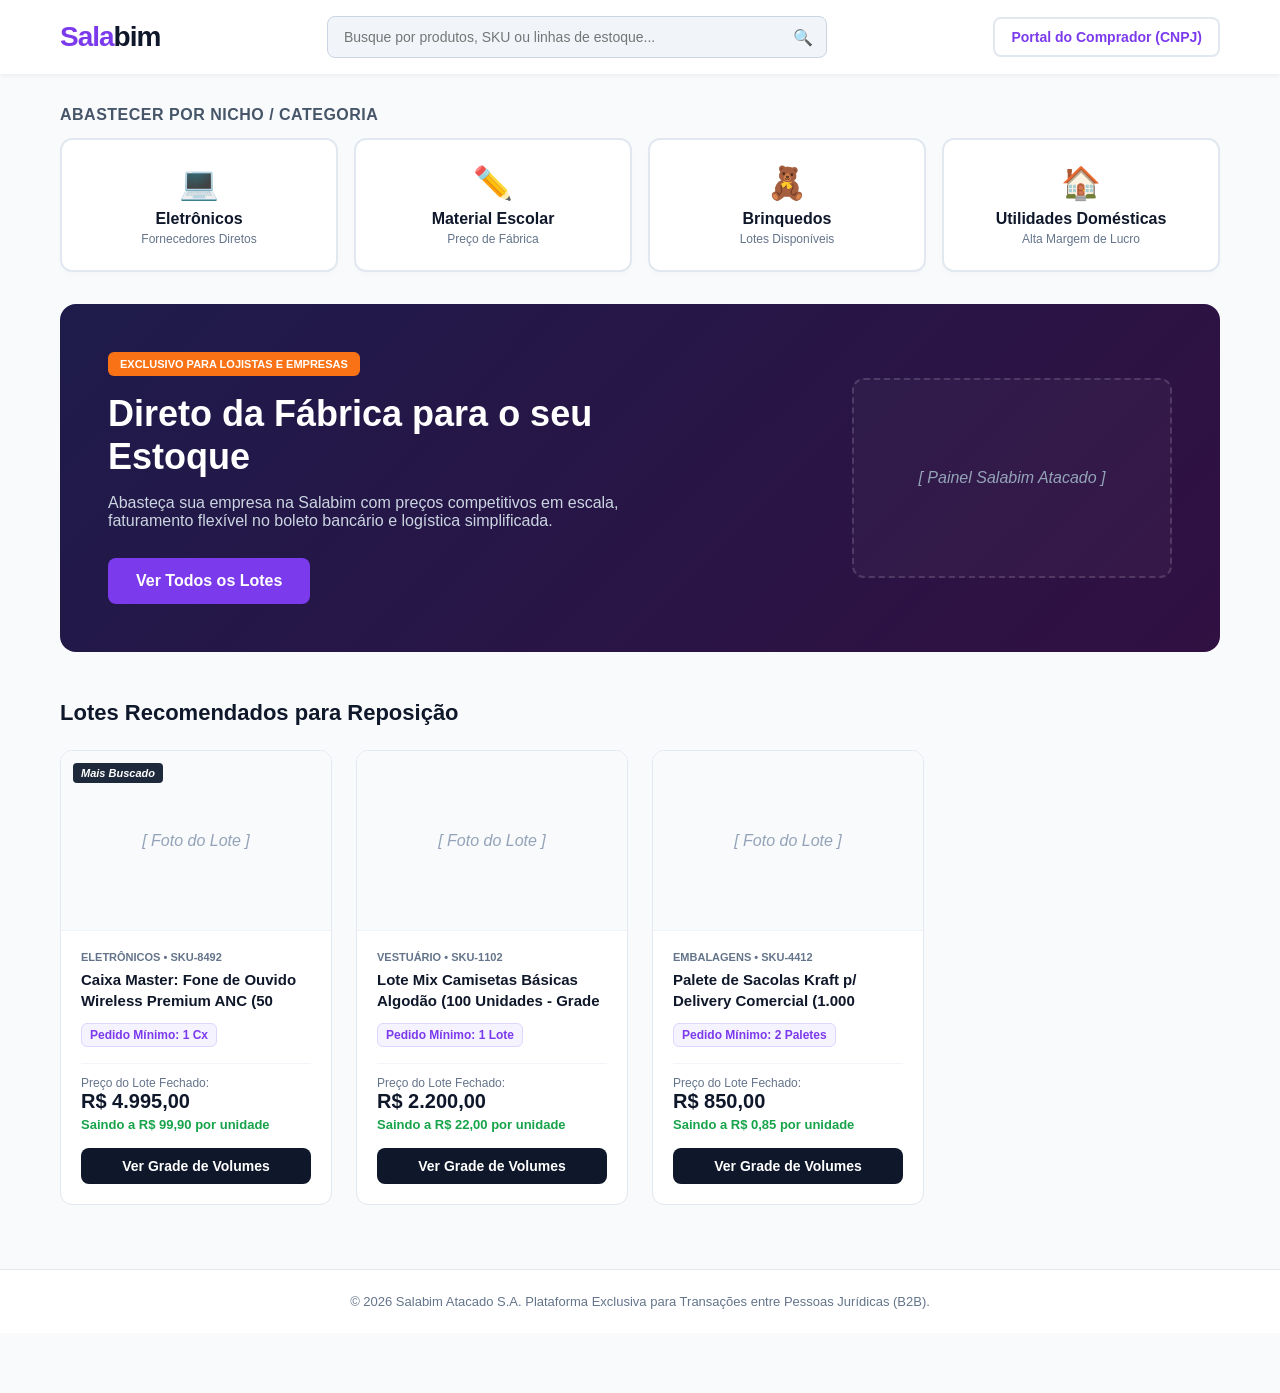
<file: index.html>
<!DOCTYPE html>
<html lang="pt-BR">
<head>
    <meta charset="UTF-8">
    <meta name="viewport" content="width=device-width, initial-scale=1.0">
    <title>Salabim Atacado - Abasteça seu Estoque</title>
    
    <style>
        /* RESET E CONFIGURAÇÕES GERAIS */
        * {
            margin: 0;
            padding: 0;
            box-sizing: border-box;
            font-family: 'Segoe UI', Roboto, Helvetica, Arial, sans-serif;
        }

        body {
            background-color: #f8fafc;
            color: #1e293b;
            padding-bottom: 60px;
        }

        .container {
            width: 100%;
            max-width: 1200px;
            margin: 0 auto;
            padding: 0 20px;
        }

        /* TOPO DO SITE (NAVBAR) */
        .navbar {
            background-color: #ffffff;
            box-shadow: 0 2px 4px rgba(0, 0, 0, 0.05);
            padding: 16px 0;
            position: sticky;
            top: 0;
            z-index: 100;
        }

        .nav-container {
            display: flex;
            justify-content: space-between;
            align-items: center;
            gap: 20px;
        }

        .logo {
            font-size: 28px;
            font-weight: 800;
            color: #7c3aed; /* Roxo Moderno da Salabim */
            text-decoration: none;
            letter-spacing: -1px;
        }

        .logo span {
            color: #0f172a;
        }

        .search-bar {
            flex-grow: 1;
            max-width: 500px;
            position: relative;
            display: flex;
        }

        .search-bar input {
            width: 100%;
            padding: 12px 16px;
            background-color: #f1f5f9;
            border: 1px solid #cbd5e1;
            border-radius: 8px;
            outline: none;
            font-size: 14px;
        }

        .search-bar input:focus {
            background-color: #ffffff;
            border-color: #7c3aed;
            box-shadow: 0 0 0 3px rgba(124, 58, 237, 0.1);
        }

        .search-btn {
            position: absolute;
            right: 14px;
            top: 50%;
            transform: translateY(-50%);
            background: none;
            border: none;
            cursor: pointer;
            font-size: 16px;
        }

        .nav-actions {
            display: flex;
            align-items: center;
            gap: 16px;
        }

        .btn-cnpj {
            text-decoration: none;
            color: #7c3aed;
            font-weight: 600;
            font-size: 14px;
            border: 2px solid #e2e8f0;
            padding: 10px 16px;
            border-radius: 8px;
            transition: all 0.2s;
        }

        .btn-cnpj:hover {
            border-color: #7c3aed;
            background-color: #f5f3ff;
        }

        /* SEÇÃO DE NICHOS (AS CAIXAS NO COMEÇO DO SITE) */
        .nichos-section {
            margin-top: 32px;
        }

        .nichos-title {
            font-size: 16px;
            font-weight: 700;
            color: #475569;
            margin-bottom: 14px;
            text-transform: uppercase;
            letter-spacing: 0.5px;
        }

        .nichos-grid {
            display: grid;
            grid-template-columns: repeat(auto-fill, minmax(220px, 1fr));
            gap: 16px;
        }

        .nicho-card {
            background-color: #ffffff;
            border: 2px solid #e2e8f0;
            border-radius: 12px;
            padding: 24px;
            text-align: center;
            text-decoration: none;
            color: #1e293b;
            transition: all 0.2s ease-in-out;
            box-shadow: 0 4px 6px -1px rgba(0, 0, 0, 0.02);
        }

        .nicho-card:hover {
            border-color: #7c3aed;
            transform: translateY(-2px);
            box-shadow: 0 10px 15px -3px rgba(124, 58, 237, 0.1);
        }

        .nicho-icon {
            font-size: 32px;
            margin-bottom: 8px;
            display: block;
        }

        .nicho-name {
            font-size: 16px;
            font-weight: 700;
            display: block;
            color: #0f172a;
        }

        .nicho-qtd {
            font-size: 12px;
            color: #64748b;
            margin-top: 4px;
            display: block;
        }

        /* BANNER PRINCIPAL (HERO) */
        .hero-section {
            margin-top: 32px;
        }

        .hero-banner {
            background: linear-gradient(135deg, #1e1b4b 0%, #311042 100%);
            border-radius: 16px;
            padding: 48px;
            color: #ffffff;
            display: flex;
            justify-content: space-between;
            align-items: center;
            gap: 40px;
        }

        .hero-text {
            flex: 1;
            max-width: 600px;
        }

        .tag-b2b {
            background-color: #f97316;
            color: #ffffff;
            font-size: 11px;
            font-weight: 700;
            padding: 6px 12px;
            border-radius: 6px;
            text-transform: uppercase;
            display: inline-block;
            margin-bottom: 16px;
        }

        .hero-text h1 {
            font-size: 36px;
            font-weight: 800;
            line-height: 1.2;
            margin-bottom: 16px;
        }

        .hero-text p {
            color: #cbd5e1;
            font-size: 16px;
            margin-bottom: 28px;
        }

        .btn-primary {
            background-color: #7c3aed;
            color: #ffffff;
            padding: 14px 28px;
            border-radius: 8px;
            text-decoration: none;
            font-weight: 600;
            display: inline-block;
            transition: background 0.2s;
        }

        .btn-primary:hover {
            background-color: #6d28d9;
        }

        .hero-image-placeholder {
            width: 320px;
            height: 200px;
            background-color: rgba(255, 255, 255, 0.03);
            border: 2px dashed rgba(255, 255, 255, 0.15);
            border-radius: 12px;
            display: flex;
            align-items: center;
            justify-content: center;
            color: #94a3b8;
            font-style: italic;
        }

        /* VITRINE DE PRODUTOS */
        .showcase-section {
            margin-top: 48px;
        }

        .section-title {
            font-size: 22px;
            font-weight: 700;
            color: #0f172a;
            margin-bottom: 24px;
        }

        .products-grid {
            display: grid;
            grid-template-columns: repeat(auto-fill, minmax(270px, 1fr));
            gap: 24px;
        }

        .product-card {
            background-color: #ffffff;
            border: 1px solid #e2e8f0;
            border-radius: 12px;
            overflow: hidden;
            display: flex;
            flex-direction: column;
            transition: transform 0.2s, box-shadow 0.2s;
        }

        .product-card:hover {
            transform: translateY(-4px);
            box-shadow: 0 12px 20px -8px rgba(0, 0, 0, 0.08);
            border-color: #cbd5e1;
        }

        .product-img-slot {
            background-color: #f8fafc;
            height: 180px;
            display: flex;
            align-items: center;
            justify-content: center;
            color: #94a3b8;
            font-style: italic;
            position: relative;
            border-bottom: 1px solid #f1f5f9;
        }

        .badge-status {
            position: absolute;
            top: 12px;
            left: 12px;
            background-color: #1e293b;
            color: #ffffff;
            font-size: 11px;
            font-weight: 700;
            padding: 4px 8px;
            border-radius: 4px;
        }

        .product-info {
            padding: 20px;
            display: flex;
            flex-direction: column;
            flex-grow: 1;
        }

        .product-cat {
            font-size: 11px;
            color: #64748b;
            text-transform: uppercase;
            font-weight: 600;
            margin-bottom: 6px;
        }

        .product-title {
            font-size: 15px;
            font-weight: 600;
            color: #0f172a;
            line-height: 1.4;
            height: 42px;
            overflow: hidden;
            margin-bottom: 12px;
        }

        .b2b-badge-minimum {
            background-color: #f5f3ff;
            color: #7c3aed;
            border: 1px solid #ddd6fe;
            font-size: 12px;
            font-weight: 700;
            padding: 4px 8px;
            border-radius: 6px;
            align-self: flex-start;
            margin-bottom: 16px;
        }

        .price-wrapper {
            border-top: 1px solid #f1f5f9;
            padding-top: 12px;
            margin-top: auto;
        }

        .price-label {
            font-size: 12px;
            color: #64748b;
            display: block;
        }

        .price-value {
            font-size: 20px;
            font-weight: 800;
            color: #0f172a;
            display: block;
        }

        .unit-price-calc {
            font-size: 13px;
            color: #16a34a;
            font-weight: 600;
            margin-top: 4px;
            display: block;
        }

        .btn-secondary {
            display: block;
            width: 100%;
            text-align: center;
            background-color: #0f172a;
            color: #ffffff;
            padding: 10px 0;
            border-radius: 8px;
            text-decoration: none;
            font-size: 14px;
            font-weight: 600;
            margin-top: 16px;
        }

        .btn-secondary:hover {
            background-color: #7c3aed;
        }

        /* RODAPÉ (FOOTER) */
        .footer {
            background-color: #ffffff;
            border-top: 1px solid #e2e8f0;
            padding: 24px 0;
            text-align: center;
            font-size: 13px;
            color: #64748b;
            margin-top: 64px;
        }
    </style>
</head>
<body>

    <header class="navbar">
        <div class="container nav-container">
            <a href="index.html" class="logo">Sala<span>bim</span></a>
            
            <div class="search-bar">
                <input type="text" placeholder="Busque por produtos, SKU ou linhas de estoque...">
                <button class="search-btn">🔍</button>
            </div>
            
            <div class="nav-actions">
                <a href="login.html" class="btn-cnpj">Portal do Comprador (CNPJ)</a>
            </div>
        </div>
    </header>

    <section class="container nichos-section">
        <h3 class="nichos-title">Abastecer por Nicho / Categoria</h3>
        <div class="nichos-grid">
            
            <a href="#" class="nicho-card">
                <span class="nicho-icon">💻</span>
                <span class="nicho-name">Eletrônicos</span>
                <span class="nicho-qtd">Fornecedores Diretos</span>
            </a>

            <a href="#" class="nicho-card">
                <span class="nicho-icon">✏️</span>
                <span class="nicho-name">Material Escolar</span>
                <span class="nicho-qtd">Preço de Fábrica</span>
            </a>

            <a href="#" class="nicho-card">
                <span class="nicho-icon">🧸</span>
                <span class="nicho-name">Brinquedos</span>
                <span class="nicho-qtd">Lotes Disponíveis</span>
            </a>

            <a href="#" class="nicho-card">
                <span class="nicho-icon">🏠</span>
                <span class="nicho-name">Utilidades Domésticas</span>
                <span class="nicho-qtd">Alta Margem de Lucro</span>
            </a>

        </div>
    </section>

    <section class="container hero-section">
        <div class="hero-banner">
            <div class="hero-text">
                <span class="tag-b2b">Exclusivo para Lojistas e Empresas</span>
                <h1>Direto da Fábrica para o seu Estoque</h1>
                <p>Abasteça sua empresa na Salabim com preços competitivos em escala, faturamento flexível no boleto bancário e logística simplificada.</p>
                <a href="#" class="btn-primary">Ver Todos os Lotes</a>
            </div>
            <div class="hero-image-placeholder">
                <span>[ Painel Salabim Atacado ]</span>
            </div>
        </div>
    </section>

    <section class="container showcase-section">
        <h2 class="section-title">Lotes Recomendados para Reposição</h2>
        
        <div class="products-grid">
            
            <div class="product-card">
                <div class="product-img-slot">
                    <span>[ Foto do Lote ]</span>
                    <span class="badge-status">Mais Buscado</span>
                </div>
                <div class="product-info">
                    <span class="product-cat">Eletrônicos • SKU-8492</span>
                    <h3 class="product-title">Caixa Master: Fone de Ouvido Wireless Premium ANC (50 Unidades)</h3>
                    <div class="b2b-badge-minimum">Pedido Mínimo: 1 Cx</div>
                    
                    <div class="price-wrapper">
                        <span class="price-label">Preço do Lote Fechado:</span>
                        <span class="price-value">R$ 4.995,00</span>
                        <span class="unit-price-calc">Saindo a R$ 99,90 por unidade</span>
                    </div>
                    <a href="product.html" class="btn-secondary">Ver Grade de Volumes</a>
                </div>
            </div>

            <div class="product-card">
                <div class="product-img-slot">
                    <span>[ Foto do Lote ]</span>
                </div>
                <div class="product-info">
                    <span class="product-cat">Vestuário • SKU-1102</span>
                    <h3 class="product-title">Lote Mix Camisetas Básicas Algodão (100 Unidades - Grade P ao GG)</h3>
                    <div class="b2b-badge-minimum">Pedido Mínimo: 1 Lote</div>
                    
                    <div class="price-wrapper">
                        <span class="price-label">Preço do Lote Fechado:</span>
                        <span class="price-value">R$ 2.200,00</span>
                        <span class="unit-price-calc">Saindo a R$ 22,00 por unidade</span>
                    </div>
                    <a href="product.html" class="btn-secondary">Ver Grade de Volumes</a>
                </div>
            </div>

            <div class="product-card">
                <div class="product-img-slot">
                    <span>[ Foto do Lote ]</span>
                </div>
                <div class="product-info">
                    <span class="product-cat">Embalagens • SKU-4412</span>
                    <h3 class="product-title">Palete de Sacolas Kraft p/ Delivery Comercial (1.000 Unidades)</h3>
                    <div class="b2b-badge-minimum">Pedido Mínimo: 2 Paletes</div>
                    
                    <div class="price-wrapper">
                        <span class="price-label">Preço do Lote Fechado:</span>
                        <span class="price-value">R$ 850,00</span>
                        <span class="unit-price-calc">Saindo a R$ 0,85 por unidade</span>
                    </div>
                    <a href="product.html" class="btn-secondary">Ver Grade de Volumes</a>
                </div>
            </div>

        </div>
    </section>

    <footer class="footer">
        <p>&copy; 2026 Salabim Atacado S.A. Plataforma Exclusiva para Transações entre Pessoas Jurídicas (B2B).</p>
    </footer>

</body>
</html>
</file>
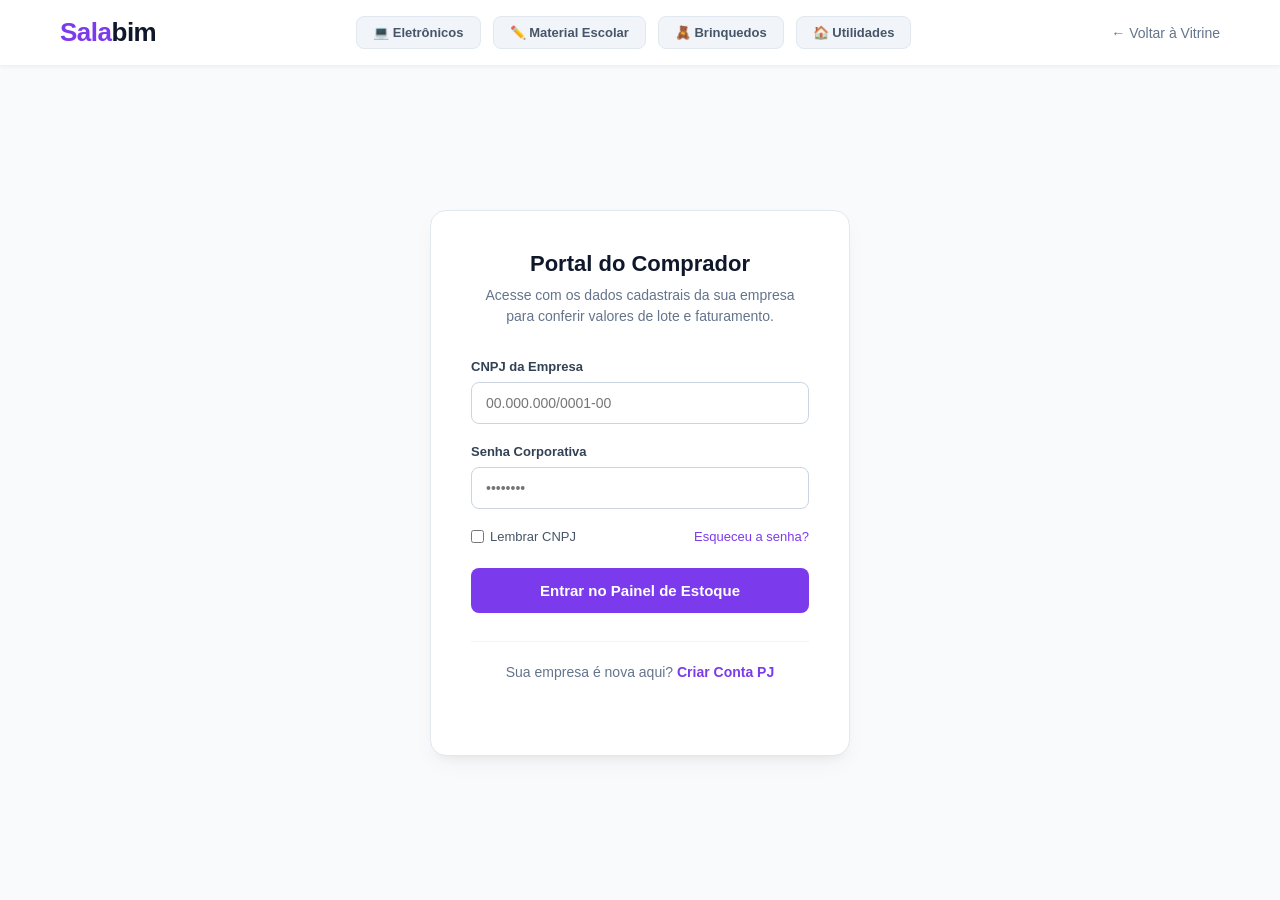
<file: login.html>
<!DOCTYPE html>
<html lang="pt-BR">
<head>
    <meta charset="UTF-8">
    <meta name="viewport" content="width=device-width, initial-scale=1.0">
    <title>Salabim Atacado - Login Corporativo</title>
    
    <style>
        /* RESET E CONFIGURAÇÕES GERAIS */
        * {
            margin: 0;
            padding: 0;
            box-sizing: border-box;
            font-family: 'Segoe UI', Roboto, Helvetica, Arial, sans-serif;
        }

        body {
            background-color: #f8fafc;
            color: #1e293b;
            min-height: 100vh;
            display: flex;
            flex-direction: column;
        }

        .container {
            width: 100%;
            max-width: 1200px;
            margin: 0 auto;
            padding: 0 20px;
        }

        /* TOPO DO SITE (NAVBAR) */
        .navbar {
            background-color: #ffffff;
            box-shadow: 0 2px 4px rgba(0, 0, 0, 0.05);
            padding: 16px 0;
            width: 100%;
        }

        .nav-container {
            display: flex;
            justify-content: space-between;
            align-items: center;
        }

        .logo {
            font-size: 26px;
            font-weight: 800;
            color: #7c3aed; /* Roxo moderno para a marca Salabim */
            text-decoration: none;
            letter-spacing: -0.5px;
        }

        .logo span {
            color: #0f172a;
        }

        /* CAIXAS DE NICHOS / CATEGORIAS */
        .nicho-container {
            display: flex;
            gap: 12px;
        }

        .nicho-box {
            text-decoration: none;
            background-color: #f1f5f9;
            color: #475569;
            padding: 8px 16px;
            border-radius: 8px;
            font-size: 13px;
            font-weight: 600;
            transition: all 0.2s;
            border: 1px solid #e2e8f0;
        }

        .nicho-box:hover {
            background-color: #7c3aed;
            color: #ffffff;
            border-color: #7c3aed;
        }

        .btn-back {
            text-decoration: none;
            color: #64748b;
            font-size: 14px;
            font-weight: 500;
        }

        .btn-back:hover {
            color: #7c3aed;
        }

        /* ÁREA DO FORMULÁRIO DE LOGIN */
        .login-wrapper {
            flex-grow: 1;
            display: flex;
            align-items: center;
            justify-content: center;
            padding: 40px 20px;
        }

        .login-card {
            background-color: #ffffff;
            width: 100%;
            max-width: 420px;
            padding: 40px;
            border-radius: 16px;
            box-shadow: 0 10px 25px -5px rgba(0, 0, 0, 0.05), 0 8px 10px -6px rgba(0, 0, 0, 0.05);
            border: 1px solid #e2e8f0;
        }

        .login-card h2 {
            font-size: 22px;
            font-weight: 700;
            color: #0f172a;
            margin-bottom: 8px;
            text-align: center;
        }

        .login-card p {
            font-size: 14px;
            color: #64748b;
            margin-bottom: 32px;
            text-align: center;
            line-height: 1.5;
        }

        .form-group {
            margin-bottom: 20px;
        }

        .form-group label {
            display: block;
            font-size: 13px;
            font-weight: 600;
            color: #334155;
            margin-bottom: 8px;
        }

        .form-group input {
            width: 100%;
            padding: 12px 14px;
            border: 1px solid #cbd5e1;
            border-radius: 8px;
            outline: none;
            font-size: 14px;
            transition: all 0.2s;
        }

        .form-group input:focus {
            border-color: #7c3aed;
            box-shadow: 0 0 0 3px rgba(124, 58, 237, 0.15);
        }

        .form-options {
            display: flex;
            justify-content: space-between;
            align-items: center;
            font-size: 13px;
            margin-bottom: 24px;
        }

        .form-options label {
            display: flex;
            align-items: center;
            gap: 6px;
            color: #475569;
            cursor: pointer;
        }

        .form-options a {
            color: #7c3aed;
            text-decoration: none;
            font-weight: 500;
        }

        .form-options a:hover {
            text-decoration: underline;
        }

        .btn-submit {
            width: 100%;
            background-color: #7c3aed;
            color: #ffffff;
            border: none;
            padding: 14px;
            font-size: 15px;
            font-weight: 600;
            border-radius: 8px;
            cursor: pointer;
            transition: background 0.2s;
        }

        .btn-submit:hover {
            background-color: #6d28d9;
        }

        .login-footer {
            margin-top: 28px;
            text-align: center;
            font-size: 14px;
            color: #64748b;
            border-top: 1px solid #f1f5f9;
            padding-top: 20px;
        }

        .login-footer a {
            color: #7c3aed;
            text-decoration: none;
            font-weight: 600;
        }

        .login-footer a:hover {
            text-decoration: underline;
        }
    </style>
</head>
<body>

    <header class="navbar">
        <div class="container nav-container">
            <a href="index.html" class="logo">Sala<span>bim</span></a>
            
            <div class="nicho-container">
                <a href="#" class="nicho-box">💻 Eletrônicos</a>
                <a href="#" class="nicho-box">✏️ Material Escolar</a>
                <a href="#" class="nicho-box">🧸 Brinquedos</a>
                <a href="#" class="nicho-box">🏠 Utilidades</a>
            </div>

            <a href="index.html" class="btn-back">← Voltar à Vitrine</a>
        </div>
    </header>

    <main class="login-wrapper">
        <div class="login-card">
            <h2>Portal do Comprador</h2>
            <p>Acesse com os dados cadastrais da sua empresa para conferir valores de lote e faturamento.</p>
            
            <form action="orders.html" method="GET">
                <div class="form-group">
                    <label for="cnpj">CNPJ da Empresa</label>
                    <input type="text" id="cnpj" placeholder="00.000.000/0001-00" required>
                </div>
                
                <div class="form-group">
                    <label for="password">Senha Corporativa</label>
                    <input type="password" id="password" placeholder="••••••••" required>
                </div>
                
                <div class="form-options">
                    <label>
                        <input type="checkbox"> Lembrar CNPJ
                    </label>
                    <a href="#">Esqueceu a senha?</a>
                </div>
                
                <button type="submit" class="btn-submit">Entrar no Painel de Estoque</button>
            </form>
            
            <div class="login-footer">
                <p>Sua empresa é nova aqui? <a href="#">Criar Conta PJ</a></p>
            </div>
        </div>
    </main>

</body>
</html>
</file>
